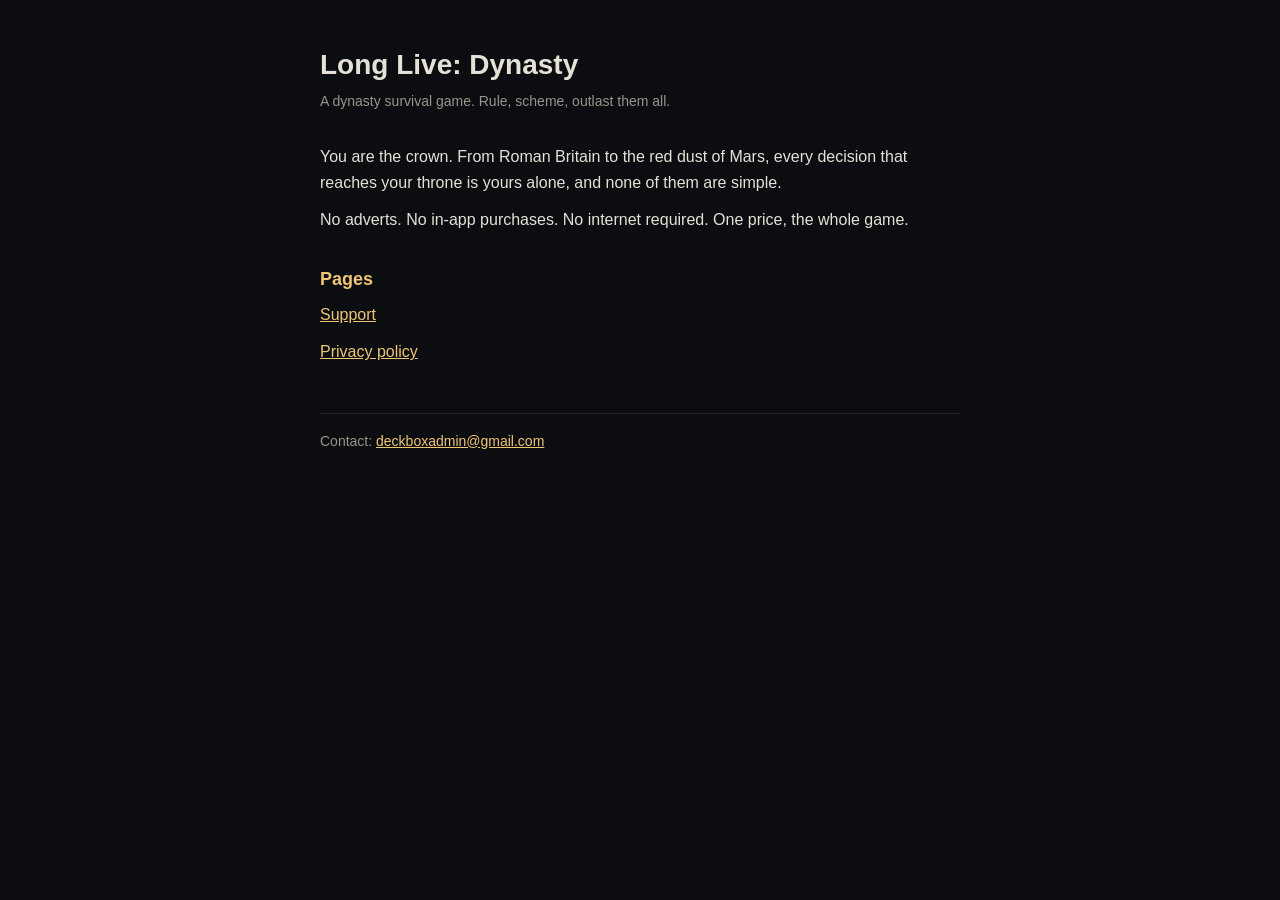
<file: index.html>
<!doctype html>
<html lang="en-GB">
<head>
<meta charset="utf-8">
<meta name="viewport" content="width=device-width,initial-scale=1">
<title>Long Live: Dynasty</title>
<link rel="stylesheet" href="style.css">
</head>
<body>
<main>
<h1>Long Live: Dynasty</h1>
<p class="meta">A dynasty survival game. Rule, scheme, outlast them all.</p>
<p>You are the crown. From Roman Britain to the red dust of Mars, every decision that reaches your throne is yours alone, and none of them are simple.</p>
<p>No adverts. No in-app purchases. No internet required. One price, the whole game.</p>
<h2>Pages</h2>
<p><a href="support.html">Support</a></p>
<p><a href="privacy.html">Privacy policy</a></p>
<footer>Contact: <a href="mailto:deckboxadmin@gmail.com">deckboxadmin@gmail.com</a></footer>
</main>
</body>
</html>
</file>
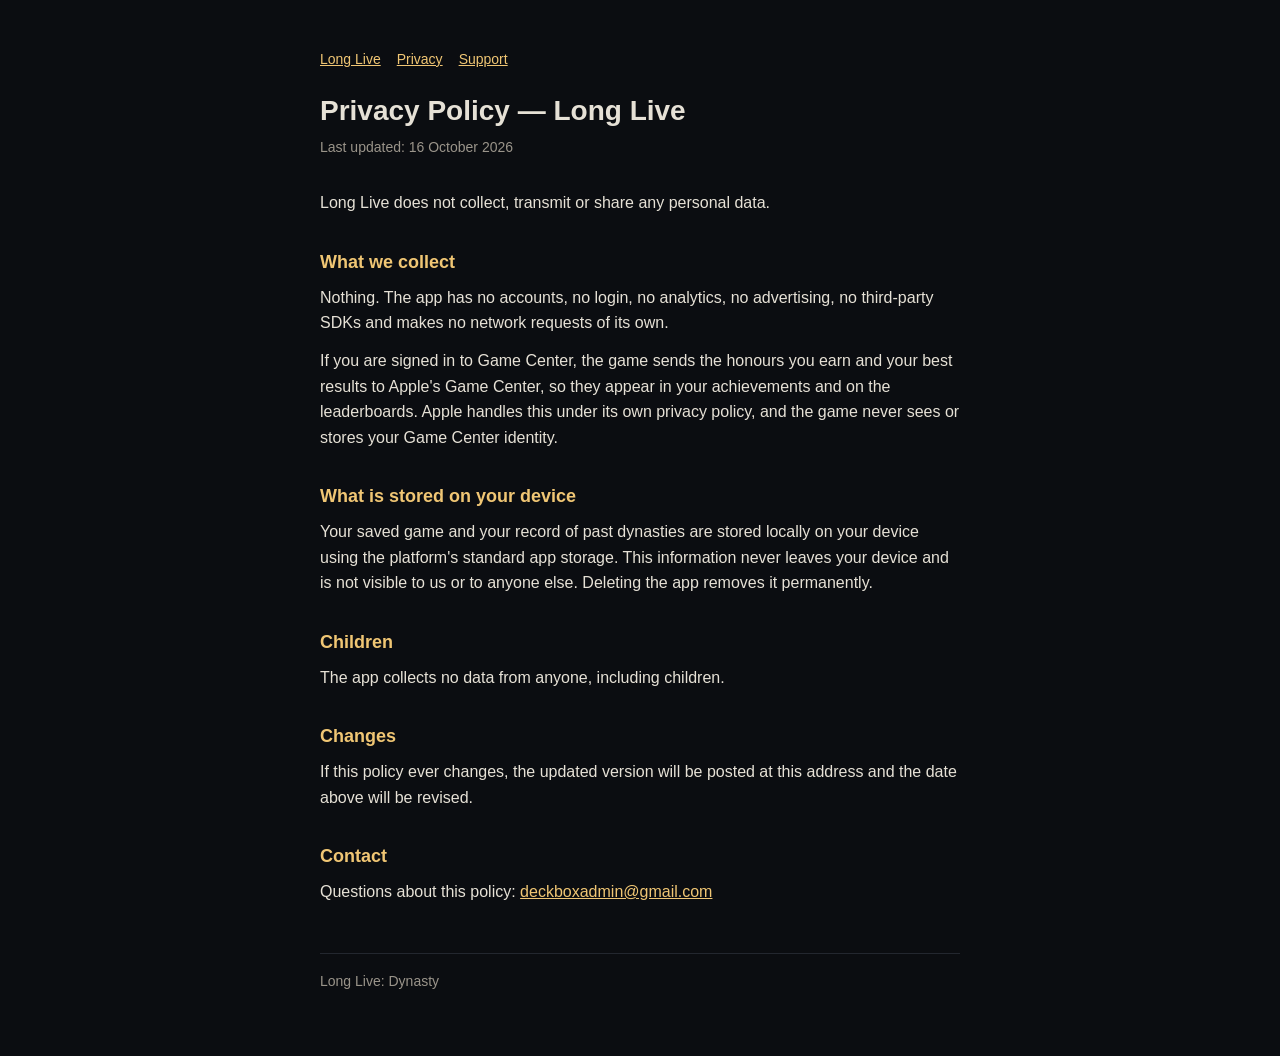
<file: privacy.html>
<!doctype html>
<html lang="en-GB">
<head>
<meta charset="utf-8">
<meta name="viewport" content="width=device-width,initial-scale=1">
<title>Privacy Policy — Long Live</title>
<link rel="stylesheet" href="style.css">
</head>
<body>
<main>
<nav><a href="./">Long Live</a><a href="privacy.html">Privacy</a><a href="support.html">Support</a></nav>
<h1>Privacy Policy — Long Live</h1>
<p class="meta">Last updated: 16 October 2026</p>

<p>Long Live does not collect, transmit or share any personal data.</p>

<h2>What we collect</h2>
<p>Nothing. The app has no accounts, no login, no analytics, no advertising, no third-party SDKs and makes no network requests of its own.</p>
<p>If you are signed in to Game Center, the game sends the honours you earn and your best results to Apple's Game Center, so they appear in your achievements and on the leaderboards. Apple handles this under its own privacy policy, and the game never sees or stores your Game Center identity.</p>

<h2>What is stored on your device</h2>
<p>Your saved game and your record of past dynasties are stored locally on your device using the platform's standard app storage. This information never leaves your device and is not visible to us or to anyone else. Deleting the app removes it permanently.</p>

<h2>Children</h2>
<p>The app collects no data from anyone, including children.</p>

<h2>Changes</h2>
<p>If this policy ever changes, the updated version will be posted at this address and the date above will be revised.</p>

<h2>Contact</h2>
<p>Questions about this policy: <a href="mailto:deckboxadmin@gmail.com">deckboxadmin@gmail.com</a></p>

<footer>Long Live: Dynasty</footer>
</main>
</body>
</html>
</file>
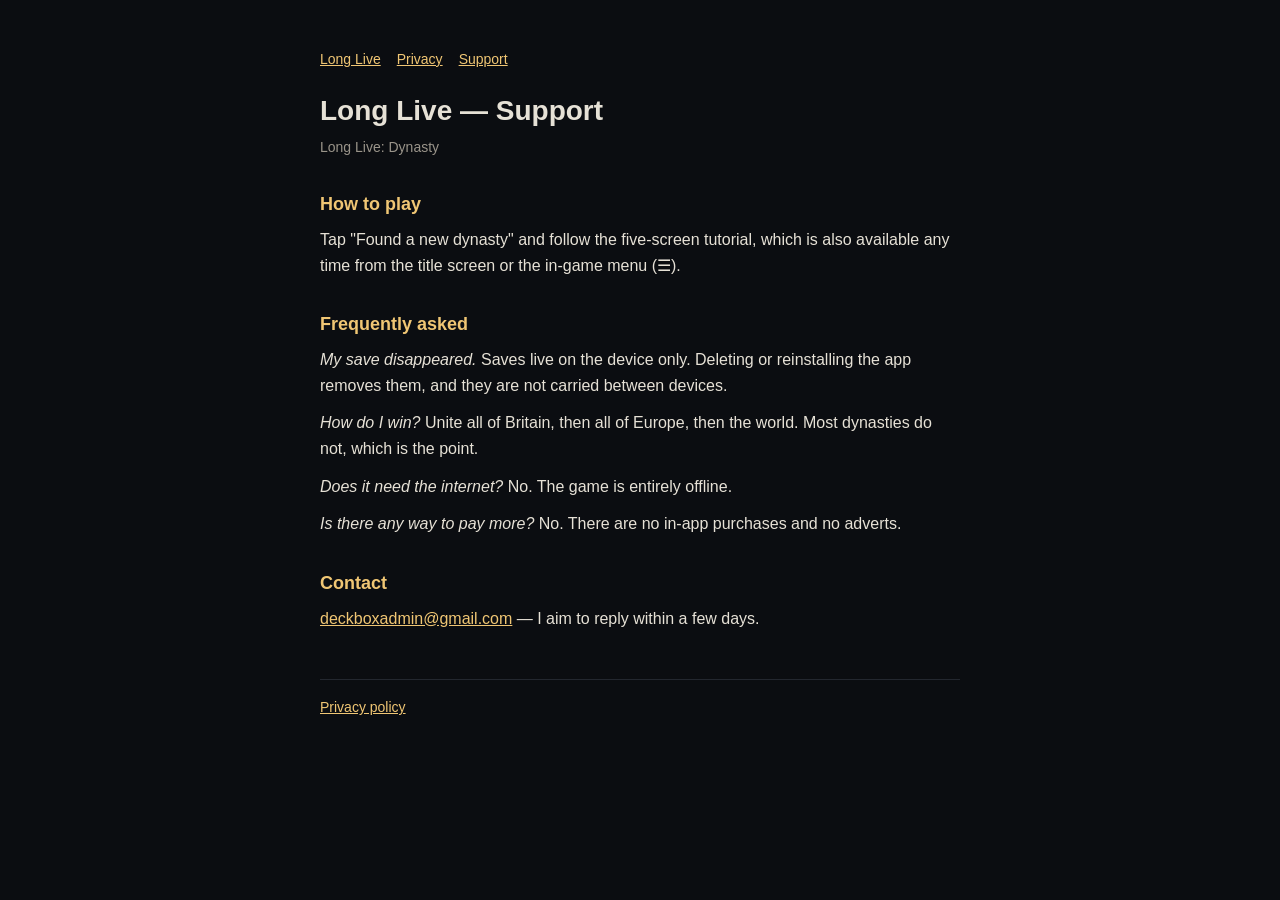
<file: support.html>
<!doctype html>
<html lang="en-GB">
<head>
<meta charset="utf-8">
<meta name="viewport" content="width=device-width,initial-scale=1">
<title>Support — Long Live</title>
<link rel="stylesheet" href="style.css">
</head>
<body>
<main>
<nav><a href="./">Long Live</a><a href="privacy.html">Privacy</a><a href="support.html">Support</a></nav>
<h1>Long Live — Support</h1>
<p class="meta">Long Live: Dynasty</p>

<h2>How to play</h2>
<p>Tap "Found a new dynasty" and follow the five-screen tutorial, which is also available any time from the title screen or the in-game menu (☰).</p>

<h2>Frequently asked</h2>
<p><em>My save disappeared.</em> Saves live on the device only. Deleting or reinstalling the app removes them, and they are not carried between devices.</p>
<p><em>How do I win?</em> Unite all of Britain, then all of Europe, then the world. Most dynasties do not, which is the point.</p>
<p><em>Does it need the internet?</em> No. The game is entirely offline.</p>
<p><em>Is there any way to pay more?</em> No. There are no in-app purchases and no adverts.</p>

<h2>Contact</h2>
<p><a href="mailto:deckboxadmin@gmail.com">deckboxadmin@gmail.com</a> — I aim to reply within a few days.</p>

<footer><a href="privacy.html">Privacy policy</a></footer>
</main>
</body>
</html>
</file>
<file: style.css>
:root{color-scheme:dark}
body{margin:0;background:#0b0d11;color:#e6e1d6;font:16px/1.6 -apple-system,BlinkMacSystemFont,"Segoe UI",Helvetica,Arial,sans-serif;padding:0 16px}
main{max-width:640px;margin:0 auto;padding:48px 0 64px}
h1{font-size:28px;line-height:1.2;margin:0 0 8px}
h2{font-size:18px;margin:32px 0 8px;color:#f0c674}
p,li{margin:0 0 12px}
a{color:#f0c674}
.meta{color:#9a948a;font-size:14px;margin-bottom:32px}
nav{font-size:14px;color:#9a948a;margin-bottom:24px}
nav a{margin-right:16px}
footer{margin-top:48px;padding-top:16px;border-top:1px solid #23272f;font-size:14px;color:#9a948a}
</file>
